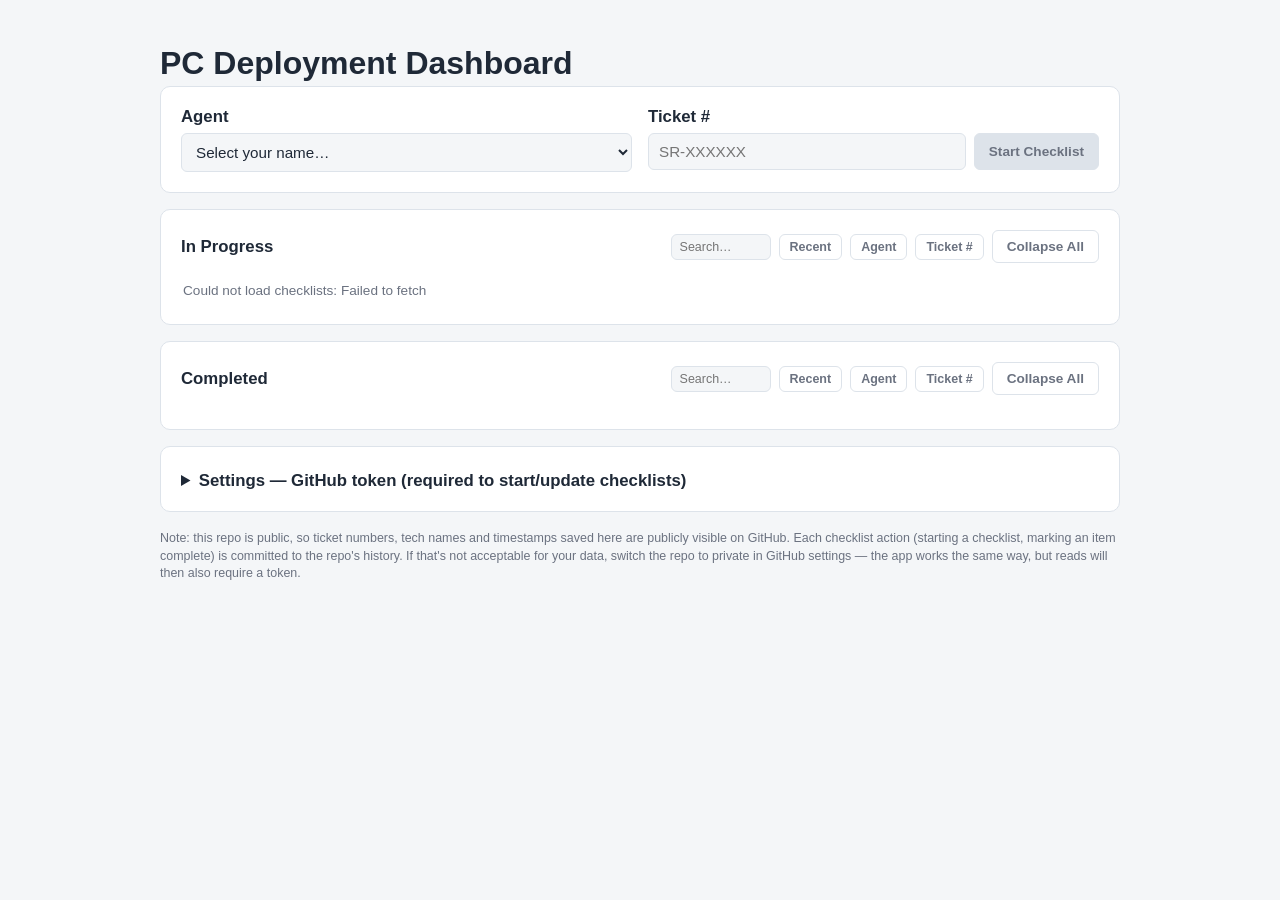
<file: index.html>
<!DOCTYPE html>
<html lang="en">
<head>
<meta charset="UTF-8">
<meta name="viewport" content="width=device-width, initial-scale=1.0">
<title>PC Deployment Dashboard</title>
<link rel="stylesheet" href="assets/style.css?v=11">
</head>
<body>
<div class="wrap">
  <h1>PC Deployment Dashboard</h1>

  <div class="card">
    <div class="top-row">
      <div class="top-col">
        <label class="field-label" for="techName">Agent</label>
        <select id="techName">
          <option value="">Select your name…</option>
        </select>
      </div>

      <div class="top-col">
        <label class="field-label" for="ticketInput">Ticket #</label>
        <div class="input-with-btn">
          <input type="text" id="ticketInput" placeholder="SR-XXXXXX">
          <button id="startBtn" type="button" disabled>Start Checklist</button>
        </div>
        <div class="empty-note" id="ticketPreview"></div>
        <span id="startError" class="error-note"></span>
      </div>

    </div>
  </div>

  <div class="card">
    <div class="section-header-row">
      <h2 id="inProgressHeading">In Progress</h2>
      <div class="section-controls">
        <input type="text" class="section-search" data-section="inProgress" placeholder="Search…">
        <div class="sort-buttons small" data-section="inProgress">
          <button type="button" class="sort-btn" data-sort="recent">Recent</button>
          <button type="button" class="sort-btn" data-sort="tech">Agent</button>
          <button type="button" class="sort-btn" data-sort="ticket">Ticket #</button>
        </div>
        <button class="secondary" type="button" id="inProgressToggleAllBtn">Collapse All</button>
      </div>
    </div>
    <ul class="ticket-list" id="inProgressList"></ul>
    <div class="empty-note" id="inProgressEmpty" style="display:none;">Nothing in Progress right now.</div>
  </div>

  <div class="card">
    <div class="section-header-row">
      <h2 id="completedHeading">Completed</h2>
      <div class="section-controls">
        <input type="text" class="section-search" data-section="completed" placeholder="Search…">
        <div class="sort-buttons small" data-section="completed">
          <button type="button" class="sort-btn" data-sort="recent">Recent</button>
          <button type="button" class="sort-btn" data-sort="tech">Agent</button>
          <button type="button" class="sort-btn" data-sort="ticket">Ticket #</button>
        </div>
        <button class="secondary" type="button" id="completedToggleAllBtn">Collapse All</button>
      </div>
    </div>
    <ul class="ticket-list" id="completedList"></ul>
    <div class="empty-note" id="completedEmpty" style="display:none;">No completed checklists yet.</div>
  </div>

  <div class="card">
    <details class="settings">
      <summary>Settings &mdash; GitHub token (required to start/update checklists)</summary>
      <p>
        Reads work without a token since this repo is public. To create or update a checklist, each tech needs a
        GitHub <strong>fine-grained personal access token</strong> scoped only to this repository with
        <strong>Contents: Read and write</strong> permission. Create one at
        <a href="https://github.com/settings/personal-access-tokens/new" target="_blank" rel="noopener">github.com/settings/personal-access-tokens/new</a>,
        then paste it below. It is stored only in this browser's local storage, never sent anywhere except to GitHub's API.
      </p>
      <label class="field-label" for="tokenInput">GitHub token</label>
      <input type="password" id="tokenInput" placeholder="github_pat_...">
      <div class="actions-row" style="margin-top:12px;">
        <span id="tokenStatus" class="empty-note"></span>
        <button class="secondary" id="saveTokenBtn" type="button">Save token</button>
      </div>
    </details>
  </div>

  <p class="footnote" id="statusNote"></p>
  <p class="footnote">
    Note: this repo is public, so ticket numbers, tech names and timestamps saved here are publicly visible on GitHub.
    Each checklist action (starting a checklist, marking an item complete) is committed to the repo's history.
    If that's not acceptable for your data, switch the repo to private in GitHub settings &mdash; the app works the
    same way, but reads will then also require a token.
  </p>
</div>

<script src="assets/github-store.js?v=3"></script>
<script src="assets/pc-deployment-items.js?v=2"></script>
<script src="assets/staff.js?v=2"></script>
<script>
  const techInput = document.getElementById('techName');
  STAFF_NAMES.forEach((name) => {
    const opt = document.createElement('option');
    opt.value = name;
    opt.textContent = name;
    techInput.appendChild(opt);
  });

  const tokenInput = document.getElementById('tokenInput');
  const tokenStatus = document.getElementById('tokenStatus');
  function refreshTokenStatus() {
    tokenStatus.textContent = PCStore.getToken() ? 'Token saved in this browser.' : 'No token saved — reads only.';
  }
  tokenInput.value = PCStore.getToken();
  refreshTokenStatus();
  document.getElementById('saveTokenBtn').addEventListener('click', () => {
    PCStore.setToken(tokenInput.value.trim());
    refreshTokenStatus();
  });

  const startError = document.getElementById('startError');
  const statusNote = document.getElementById('statusNote');

  function timeAgo(iso) {
    if (!iso) return '';
    return new Date(iso).toLocaleString();
  }

  function renderTicketRow(entry, hideAgent) {
    const a = document.createElement('a');
    a.className = 'ticket-row' + (entry.status === 'completed' ? ' completed' : '');
    a.href = `checklist.html?ticket=${encodeURIComponent(entry.ticket)}`;

    const left = document.createElement('div');
    const id = document.createElement('div');
    id.className = 'ticket-id';
    id.textContent = entry.ticket;
    left.appendChild(id);
    const sub = document.createElement('div');
    sub.className = 'ticket-sub';
    const doneCount = `${entry.doneCount || 0}/${entry.totalCount || PC_DEPLOYMENT_ITEMS.length} done`;
    const startedBy = `started by ${entry.createdBy || 'unknown'}`;
    const updated = `updated ${timeAgo(entry.updatedAt)}`;
    sub.textContent = [doneCount, ...(hideAgent ? [] : [startedBy]), updated].join(' · ');
    left.appendChild(sub);
    a.appendChild(left);

    const badge = document.createElement('span');
    badge.className = 'badge ' + (entry.status === 'completed' ? 'completed' : 'in-progress');
    badge.textContent = entry.status === 'completed' ? 'Completed' : 'In Progress';
    a.appendChild(badge);

    return a;
  }

  const sortState = { inProgress: 'tech', completed: 'tech' };
  const sectionExpandDefault = { inProgress: true, completed: false };

  function setActiveSortButtons() {
    document.querySelectorAll('.sort-buttons[data-section]').forEach((group) => {
      const section = group.dataset.section;
      group.querySelectorAll('.sort-btn').forEach((btn) => {
        btn.classList.toggle('active', btn.dataset.sort === sortState[section]);
      });
    });
  }

  function updateToggleAllLabel(sectionKey) {
    const btn = document.getElementById(sectionKey + 'ToggleAllBtn');
    btn.style.display = sortState[sectionKey] === 'tech' ? '' : 'none';
    btn.textContent = sectionExpandDefault[sectionKey] ? 'Collapse All' : 'Expand All';
  }

  const inProgressList = document.getElementById('inProgressList');
  const completedList = document.getElementById('completedList');
  let cached = { inProgress: [], completed: [] };

  const groupExpanded = {};
  function isGroupExpanded(sectionKey, agent) {
    const key = sectionKey + '::' + agent;
    if (!(key in groupExpanded)) groupExpanded[key] = sectionExpandDefault[sectionKey];
    return groupExpanded[key];
  }
  function toggleGroupExpanded(sectionKey, agent) {
    groupExpanded[sectionKey + '::' + agent] = !isGroupExpanded(sectionKey, agent);
    renderAll();
  }
  function setSectionExpandAll(sectionKey, expanded) {
    Object.keys(groupExpanded).forEach((key) => {
      if (key.startsWith(sectionKey + '::')) groupExpanded[key] = expanded;
    });
    sectionExpandDefault[sectionKey] = expanded;
    renderAll();
  }

  function renderList(container, entries, sortBy, sectionKey) {
    container.innerHTML = '';
    if (sortBy === 'tech') {
      const sorted = entries.slice().sort((a, b) => {
        const techCompare = (a.createdBy || '').localeCompare(b.createdBy || '');
        if (techCompare !== 0) return techCompare;
        return (b.updatedAt || '').localeCompare(a.updatedAt || '');
      });
      const groups = {};
      sorted.forEach((entry) => {
        const tech = entry.createdBy || 'Unknown';
        (groups[tech] = groups[tech] || []).push(entry);
      });
      Object.keys(groups).forEach((tech) => {
        const groupEntries = groups[tech];
        const expanded = isGroupExpanded(sectionKey, tech);
        const header = document.createElement('button');
        header.type = 'button';
        header.className = 'group-header group-header-toggle';
        header.textContent = `${expanded ? '▾' : '▸'} ${tech} (${groupEntries.length})`;
        header.setAttribute('aria-expanded', String(expanded));
        header.addEventListener('click', () => toggleGroupExpanded(sectionKey, tech));
        container.appendChild(header);
        if (expanded) {
          groupEntries.forEach((entry) => container.appendChild(renderTicketRow(entry, true)));
        }
      });
    } else if (sortBy === 'ticket') {
      entries
        .slice()
        .sort((a, b) => (a.ticket || '').localeCompare(b.ticket || ''))
        .forEach((entry) => container.appendChild(renderTicketRow(entry)));
    } else {
      entries
        .slice()
        .sort((a, b) => (b.updatedAt || '').localeCompare(a.updatedAt || ''))
        .forEach((entry) => container.appendChild(renderTicketRow(entry)));
    }
  }

  function applyFilters(list, sectionKey) {
    const input = document.querySelector(`.section-search[data-section="${sectionKey}"]`);
    const q = input ? input.value.trim().toLowerCase() : '';
    if (!q) return list;
    return list.filter((c) =>
      c.ticket.toLowerCase().includes(q) || (c.createdBy || '').toLowerCase().includes(q)
    );
  }

  function updateEmptyNote(id, filteredLen, cachedLen, defaultMsg) {
    const el = document.getElementById(id);
    el.style.display = filteredLen ? 'none' : 'block';
    el.textContent = !filteredLen && cachedLen ? 'No tickets match your search/filter.' : defaultMsg;
  }

  function renderAll() {
    setActiveSortButtons();
    updateToggleAllLabel('inProgress');
    updateToggleAllLabel('completed');
    const filteredInProgress = applyFilters(cached.inProgress, 'inProgress');
    const filteredCompleted = applyFilters(cached.completed, 'completed');
    document.getElementById('inProgressHeading').textContent = `In Progress (${filteredInProgress.length})`;
    document.getElementById('completedHeading').textContent = `Completed (${filteredCompleted.length})`;
    renderList(inProgressList, filteredInProgress, sortState.inProgress, 'inProgress');
    renderList(completedList, filteredCompleted, sortState.completed, 'completed');
    updateEmptyNote('inProgressEmpty', filteredInProgress.length, cached.inProgress.length, 'Nothing in Progress right now.');
    updateEmptyNote('completedEmpty', filteredCompleted.length, cached.completed.length, 'No completed checklists yet.');
  }

  document.querySelectorAll('.section-search').forEach((input) => {
    input.addEventListener('input', renderAll);
  });

  document.querySelectorAll('.sort-buttons[data-section] .sort-btn').forEach((btn) => {
    btn.addEventListener('click', () => {
      const section = btn.closest('.sort-buttons[data-section]').dataset.section;
      sortState[section] = btn.dataset.sort;
      loadDashboard();
    });
  });

  ['inProgress', 'completed'].forEach((section) => {
    document.getElementById(section + 'ToggleAllBtn').addEventListener('click', () => {
      setSectionExpandAll(section, !sectionExpandDefault[section]);
    });
  });

  async function loadDashboard() {
    statusNote.textContent = 'Loading checklists from GitHub…';
    try {
      const index = await PCStore.loadIndex();
      const checklists = index.checklists || [];
      cached.inProgress = checklists.filter((c) => c.status !== 'completed');
      cached.completed = checklists.filter((c) => c.status === 'completed');
      renderAll();
      statusNote.textContent = `Last refreshed ${new Date().toLocaleString()}.`;
    } catch (e) {
      statusNote.textContent = '';
      startError.textContent = '';
      document.getElementById('inProgressEmpty').textContent = `Could not load checklists: ${e.message}`;
      document.getElementById('inProgressEmpty').style.display = 'block';
    }
  }

  window.addEventListener('focus', loadDashboard);

  const ticketInput = document.getElementById('ticketInput');
  const ticketPreview = document.getElementById('ticketPreview');
  function buildTicketId() {
    const tech = techInput.value.trim();
    const num = ticketInput.value.trim();
    if (!tech || !num) return '';
    return PCStore.sanitizeTicket(`${tech}-${num}`);
  }
  const startBtn = document.getElementById('startBtn');
  function updateStartButtonState() {
    startBtn.disabled = !buildTicketId();
  }
  function updateTicketPreview() {
    const id = buildTicketId();
    ticketPreview.textContent = id ? `Will be saved as: ${id}` : '';
    updateStartButtonState();
  }
  techInput.addEventListener('change', updateTicketPreview);
  ticketInput.addEventListener('input', updateTicketPreview);
  updateStartButtonState();

  function findSimilarTickets(numRaw, excludeTicket) {
    const digits = (numRaw.match(/\d+/g) || []).join('');
    if (!digits) return [];
    return [...cached.inProgress, ...cached.completed].filter((c) => {
      if (c.ticket === excludeTicket) return false;
      const cDigits = (c.ticket.match(/\d+/g) || []).join('');
      return cDigits && cDigits === digits;
    });
  }

  startBtn.addEventListener('click', async () => {
    startError.textContent = '';
    const tech = techInput.value.trim();
    const ticket = buildTicketId();

    if (!tech) { startError.textContent = 'Enter your name first.'; return; }
    if (!ticket) { startError.textContent = 'Enter a valid ticket number.'; return; }
    if (!PCStore.getToken()) { startError.textContent = 'Add a GitHub token in Settings to start a checklist.'; return; }

    const btn = startBtn;
    btn.disabled = true;
    btn.textContent = 'Working…';
    try {
      const existing = await PCStore.loadChecklist(ticket);
      if (!existing) {
        const similar = findSimilarTickets(ticketInput.value.trim(), ticket);
        if (similar.length) {
          const list = similar.map((c) => `${c.ticket} (started by ${c.createdBy || 'unknown'})`).join(', ');
          if (!confirm(`A similar ticket number already exists: ${list}. Start a new checklist anyway?`)) {
            btn.textContent = 'Start Checklist';
            updateStartButtonState();
            return;
          }
        }
        const now = new Date().toISOString();
        const defaultItems = PC_DEPLOYMENT_ITEMS.map((i) => ({ ...i, done: false, by: null, at: null }));
        await PCStore.saveChecklist(
          ticket,
          () => ({ ticket, createdBy: tech, createdAt: now, items: defaultItems }),
          `Start checklist ${ticket}`
        );
        await PCStore.upsertIndexEntry({
          ticket,
          status: 'in_progress',
          createdBy: tech,
          createdAt: now,
          updatedAt: now,
          doneCount: 0,
          totalCount: defaultItems.length,
        });
      }
      window.location.href = `checklist.html?ticket=${encodeURIComponent(ticket)}`;
    } catch (e) {
      startError.textContent = e.message;
    } finally {
      btn.textContent = 'Start Checklist';
      updateStartButtonState();
    }
  });

  loadDashboard();
</script>
</body>
</html>
</file>
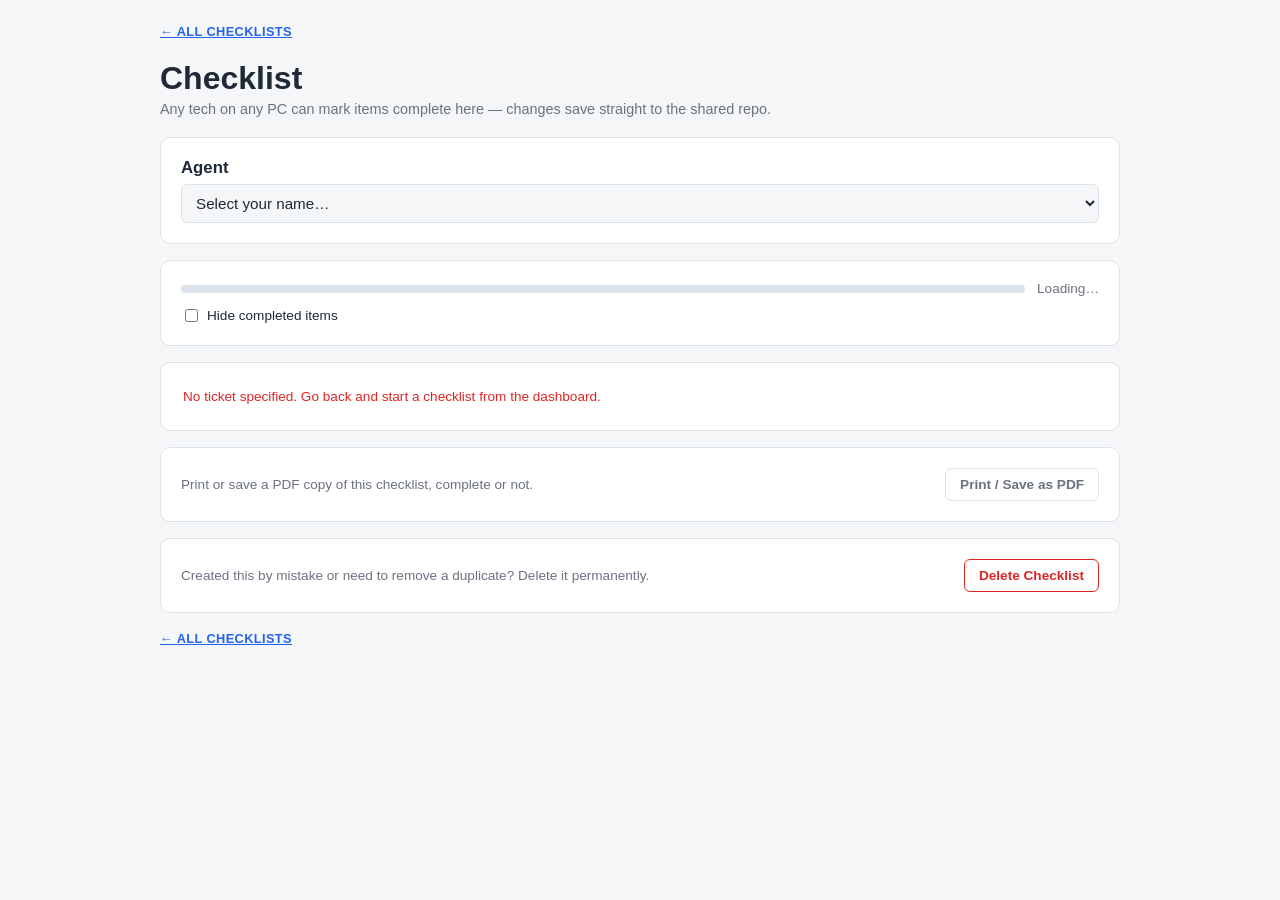
<file: checklist.html>
<!DOCTYPE html>
<html lang="en">
<head>
<meta charset="UTF-8">
<meta name="viewport" content="width=device-width, initial-scale=1.0">
<title>PC Checklist</title>
<link rel="stylesheet" href="assets/style.css?v=11">
</head>
<body>
<div class="wrap">
  <p class="no-print all-checklists-link"><a href="index.html">&larr; All checklists</a></p>
  <h1 id="ticketTitle">Checklist</h1>
  <p class="subtitle no-print">Any tech on any PC can mark items complete here &mdash; changes save straight to the shared repo.</p>
  <p class="print-only" id="printMeta"></p>

  <div class="card no-print">
    <label class="field-label" for="techName">Agent</label>
    <select id="techName">
      <option value="">Select your name…</option>
    </select>
  </div>

  <div class="card no-print">
    <div class="progress-row">
      <div class="progress-track"><div class="progress-fill" id="progressFill"></div></div>
      <span class="progress-label" id="progressLabel">Loading…</span>
    </div>
    <label class="checkbox-label" style="margin-top:10px;">
      <input type="checkbox" id="hideCompletedToggle">
      Hide completed items
    </label>
  </div>

  <div class="card no-print" id="bulkBar" style="display:none;">
    <div class="actions-row">
      <span id="bulkBarLabel" style="font-size:0.85rem;color:var(--muted);"></span>
      <div style="display:flex; gap:8px;">
        <button class="secondary" id="bulkClearBtn" type="button">Clear selection</button>
        <button id="bulkCompleteBtn" type="button">Mark selected as completed</button>
      </div>
    </div>
  </div>

  <div class="card">
    <ul class="checklist" id="checklist"></ul>
    <div class="empty-note" id="allHiddenNote" style="display:none;">All items are completed and hidden. Uncheck "Hide completed items" to see them.</div>
    <div class="error-note" id="loadError"></div>
  </div>

  <div class="card no-print">
    <div class="actions-row">
      <span style="font-size:0.85rem;color:var(--muted);">Print or save a PDF copy of this checklist, complete or not.</span>
      <button class="secondary" id="printBtn" type="button">Print / Save as PDF</button>
    </div>
  </div>

  <div class="card no-print">
    <div class="actions-row">
      <span style="font-size:0.85rem;color:var(--muted);">Created this by mistake or need to remove a duplicate? Delete it permanently.</span>
      <button class="danger" id="deleteBtn" type="button">Delete Checklist</button>
    </div>
  </div>

  <p class="footnote no-print" id="statusNote"></p>
  <p class="no-print all-checklists-link"><a href="index.html">&larr; All checklists</a></p>
</div>

<script src="assets/github-store.js?v=3"></script>
<script src="assets/staff.js?v=2"></script>
<script>
  const params = new URLSearchParams(window.location.search);
  const ticket = PCStore.sanitizeTicket(params.get('ticket') || '');

  const techInput = document.getElementById('techName');
  STAFF_NAMES.forEach((name) => {
    const opt = document.createElement('option');
    opt.value = name;
    opt.textContent = name;
    techInput.appendChild(opt);
  });

  const checklistEl = document.getElementById('checklist');
  const progressFill = document.getElementById('progressFill');
  const progressLabel = document.getElementById('progressLabel');
  const printMeta = document.getElementById('printMeta');
  const statusNote = document.getElementById('statusNote');
  const loadError = document.getElementById('loadError');

  document.getElementById('ticketTitle').textContent = ticket ? `Checklist — ${ticket}` : 'Checklist';

  function formatTime(iso) {
    return iso ? new Date(iso).toLocaleString() : '';
  }

  function getLastAgent(data) {
    const completed = data.items.filter((i) => i.done && i.by && i.at);
    if (completed.length) {
      return completed.reduce((latest, item) => (item.at > latest.at ? item : latest)).by;
    }
    return data.createdBy || '';
  }

  const selectedItems = new Set();
  let currentData = null;
  let hideCompleted = false;

  function updateBulkBar() {
    const bar = document.getElementById('bulkBar');
    const count = selectedItems.size;
    bar.style.display = count ? 'block' : 'none';
    document.getElementById('bulkBarLabel').textContent = `${count} item${count === 1 ? '' : 's'} selected`;
    document.getElementById('bulkCompleteBtn').textContent = `Mark ${count} Completed`;
  }

  function render(data) {
    currentData = data;
    checklistEl.innerHTML = '';

    Array.from(selectedItems).forEach((id) => {
      const item = data.items.find((i) => i.id === id);
      if (!item || item.done) selectedItems.delete(id);
    });

    const incompleteBySection = {};
    data.items.forEach((item) => {
      if (!item.done) (incompleteBySection[item.section] = incompleteBySection[item.section] || []).push(item.id);
    });

    const itemsToRender = hideCompleted ? data.items.filter((i) => !i.done) : data.items;

    let lastSection = null;
    itemsToRender.forEach((item) => {
      if (item.section && item.section !== lastSection) {
        const header = document.createElement('div');
        header.className = 'group-header';
        const sectionIds = incompleteBySection[item.section] || [];
        if (sectionIds.length) {
          const sectionCb = document.createElement('input');
          sectionCb.type = 'checkbox';
          sectionCb.className = 'section-select-all';
          sectionCb.checked = sectionIds.every((id) => selectedItems.has(id));
          sectionCb.title = `Select all incomplete items in ${item.section}`;
          sectionCb.addEventListener('change', () => {
            sectionIds.forEach((id) => {
              if (sectionCb.checked) selectedItems.add(id); else selectedItems.delete(id);
            });
            document.querySelectorAll(`.item-select[data-section="${CSS.escape(item.section)}"]`).forEach((cb) => {
              cb.checked = sectionCb.checked;
            });
            updateBulkBar();
          });
          header.appendChild(sectionCb);
        }
        header.appendChild(document.createTextNode(item.section));
        checklistEl.appendChild(header);
        lastSection = item.section;
      }

      const li = document.createElement('li');
      li.className = 'item' + (item.done ? ' done' : '');

      if (!item.done) {
        const cb = document.createElement('input');
        cb.type = 'checkbox';
        cb.className = 'item-select';
        cb.dataset.section = item.section;
        cb.checked = selectedItems.has(item.id);
        cb.addEventListener('change', () => {
          if (cb.checked) selectedItems.add(item.id); else selectedItems.delete(item.id);
          updateBulkBar();
        });
        li.appendChild(cb);
      }

      const main = document.createElement('div');
      main.className = 'item-main';
      const title = document.createElement('div');
      title.className = 'item-text';
      title.textContent = item.title;
      main.appendChild(title);
      if (item.tag) {
        const tag = document.createElement('span');
        tag.className = 'item-tag';
        tag.textContent = item.tag;
        main.appendChild(tag);
      }
      if (item.steps && item.steps.length) {
        if (item.steps.length === 1) {
          const step = document.createElement('div');
          step.className = 'item-step';
          step.textContent = item.steps[0];
          main.appendChild(step);
        } else {
          const list = document.createElement('ol');
          list.className = 'item-steps';
          item.steps.forEach((s) => {
            const li2 = document.createElement('li');
            li2.textContent = s;
            list.appendChild(li2);
          });
          main.appendChild(list);
        }
      }
      if (item.links && item.links.length) {
        const linksRow = document.createElement('div');
        linksRow.className = 'item-links';
        item.links.forEach((link) => {
          const a = document.createElement('a');
          a.href = link.url;
          a.target = '_blank';
          a.rel = 'noopener';
          a.textContent = link.label;
          linksRow.appendChild(a);
        });
        main.appendChild(linksRow);
      }
      const meta = document.createElement('div');
      meta.className = 'item-meta';
      meta.textContent = item.done ? `Completed by ${item.by} on ${formatTime(item.at)}` : '';
      main.appendChild(meta);
      li.appendChild(main);

      const btn = document.createElement('button');
      if (item.done) {
        btn.textContent = 'Undo';
        btn.className = 'secondary';
        btn.addEventListener('click', () => unmarkCompleted(item.id));
      } else {
        btn.textContent = 'Mark completed';
        btn.addEventListener('click', () => markCompleted(item.id));
      }
      li.appendChild(btn);

      checklistEl.appendChild(li);
    });

    document.getElementById('allHiddenNote').style.display = itemsToRender.length ? 'none' : 'block';

    const doneCount = data.items.filter((i) => i.done).length;
    const total = data.items.length;
    progressFill.style.width = `${(doneCount / total) * 100}%`;
    progressLabel.textContent = `${doneCount} / ${total} completed`;

    printMeta.textContent = `Ticket ${ticket} — ${new Date().toLocaleDateString()} — ${doneCount}/${total} items complete`;
    updateBulkBar();

    return { doneCount, total };
  }

  async function loadAndRender() {
    if (!ticket) {
      loadError.textContent = 'No ticket specified. Go back and start a checklist from the dashboard.';
      return null;
    }
    statusNote.textContent = 'Loading…';
    try {
      const data = await PCStore.loadChecklist(ticket);
      if (!data) {
        loadError.textContent = `No checklist found for "${ticket}". Go back and start it from the dashboard.`;
        return null;
      }
      loadError.textContent = '';
      const counts = render(data);
      if (!techInput.value) {
        const lastAgent = getLastAgent(data);
        if (lastAgent && Array.from(techInput.options).some((o) => o.value === lastAgent)) {
          techInput.value = lastAgent;
        }
      }
      statusNote.textContent = `Last refreshed ${new Date().toLocaleString()}.`;
      return counts;
    } catch (e) {
      loadError.textContent = `Could not load checklist: ${e.message}`;
      return null;
    }
  }

  async function completeItems(ids) {
    const tech = techInput.value.trim();
    if (!tech) {
      alert('Enter your name before marking items completed.');
      techInput.focus();
      return;
    }
    if (!PCStore.getToken()) {
      alert('Add a GitHub token on the dashboard (Settings) before saving changes.');
      return;
    }
    if (!ids.length) return;
    statusNote.textContent = 'Saving…';
    const now = new Date().toISOString();
    try {
      const saved = await PCStore.saveChecklist(
        ticket,
        (data) => ({
          ...data,
          items: data.items.map((i) => (ids.includes(i.id) ? { ...i, done: true, by: tech, at: now } : i)),
        }),
        ids.length > 1 ? `Mark ${ids.length} items complete on ${ticket}` : `Mark item ${ids[0]} complete on ${ticket}`
      );
      ids.forEach((id) => selectedItems.delete(id));
      const counts = render(saved);
      await PCStore.upsertIndexEntry({
        ticket,
        updatedAt: now,
        doneCount: counts.doneCount,
        totalCount: counts.total,
        status: counts.doneCount === counts.total ? 'completed' : 'in_progress',
      });
      statusNote.textContent = `Saved. Last refreshed ${new Date().toLocaleString()}.`;
    } catch (e) {
      statusNote.textContent = `Could not save: ${e.message}`;
      await loadAndRender();
    }
  }

  async function markCompleted(itemId) {
    const ids = selectedItems.has(itemId) && selectedItems.size > 1 ? Array.from(selectedItems) : [itemId];
    await completeItems(ids);
  }

  async function unmarkCompleted(itemId) {
    if (!PCStore.getToken()) {
      alert('Add a GitHub token on the dashboard (Settings) before saving changes.');
      return;
    }
    if (!confirm('Undo this item and mark it not completed?')) return;
    statusNote.textContent = 'Saving…';
    try {
      const saved = await PCStore.saveChecklist(
        ticket,
        (data) => ({
          ...data,
          items: data.items.map((i) => (i.id === itemId ? { ...i, done: false, by: null, at: null } : i)),
        }),
        `Undo item ${itemId} on ${ticket}`
      );
      const counts = render(saved);
      await PCStore.upsertIndexEntry({
        ticket,
        updatedAt: new Date().toISOString(),
        doneCount: counts.doneCount,
        totalCount: counts.total,
        status: counts.doneCount === counts.total ? 'completed' : 'in_progress',
      });
      statusNote.textContent = `Saved. Last refreshed ${new Date().toLocaleString()}.`;
    } catch (e) {
      statusNote.textContent = `Could not save: ${e.message}`;
      await loadAndRender();
    }
  }

  document.getElementById('bulkClearBtn').addEventListener('click', () => {
    selectedItems.clear();
    document.querySelectorAll('.item-select, .section-select-all').forEach((cb) => { cb.checked = false; });
    updateBulkBar();
  });

  document.getElementById('bulkCompleteBtn').addEventListener('click', async () => {
    await completeItems(Array.from(selectedItems));
  });

  document.getElementById('printBtn').addEventListener('click', () => {
    window.print();
  });

  document.getElementById('hideCompletedToggle').addEventListener('change', (e) => {
    hideCompleted = e.target.checked;
    if (currentData) render(currentData);
  });

  document.getElementById('deleteBtn').addEventListener('click', async () => {
    if (!ticket) return;
    if (!PCStore.getToken()) {
      alert('Add a GitHub token on the dashboard (Settings) before deleting a checklist.');
      return;
    }
    if (!confirm(`Permanently delete checklist "${ticket}"? This cannot be undone.`)) return;
    statusNote.textContent = 'Deleting…';
    try {
      await PCStore.deleteChecklist(ticket, `Delete checklist ${ticket}`);
      await PCStore.removeIndexEntry(ticket, `Remove ${ticket} from index`);
      window.location.href = 'index.html';
    } catch (e) {
      statusNote.textContent = `Could not delete: ${e.message}`;
    }
  });

  loadAndRender();
</script>
</body>
</html>
</file>
<file: assets/style.css>
:root {
  --bg: #f4f6f8;
  --card-bg: #ffffff;
  --border: #dde3ea;
  --text: #1f2937;
  --muted: #6b7280;
  --accent: #2563eb;
  --accent-dark: #1d4ed8;
  --done-bg: #ecfdf5;
  --done-border: #10b981;
  --done-text: #047857;
  --warn-bg: #fffbeb;
  --warn-border: #f59e0b;
  --warn-text: #b45309;
  --error-text: #dc2626;
}
@media (prefers-color-scheme: dark) {
  :root {
    --bg: #111827;
    --card-bg: #1f2937;
    --border: #374151;
    --text: #f3f4f6;
    --muted: #9ca3af;
    --accent: #3b82f6;
    --accent-dark: #60a5fa;
    --done-bg: #052e21;
    --done-border: #10b981;
    --done-text: #34d399;
    --warn-bg: #3f2d07;
    --warn-border: #f59e0b;
    --warn-text: #fbbf24;
    --error-text: #f87171;
  }
}
* { box-sizing: border-box; }
body {
  margin: 0;
  padding: 24px;
  font-family: -apple-system, BlinkMacSystemFont, "Segoe UI", Roboto, Helvetica, Arial, sans-serif;
  background: var(--bg);
  color: var(--text);
}
.wrap { max-width: 960px; margin: 0 auto; }
h1 { font-size: 2rem; margin-bottom: 4px; }
.subtitle { color: var(--muted); margin-top: 0; margin-bottom: 20px; font-size: 0.9rem; }
a { color: var(--accent); }

.card {
  background: var(--card-bg);
  border: 1px solid var(--border);
  border-radius: 10px;
  padding: 20px;
  margin-bottom: 16px;
}
.card h2 { font-size: 1.05rem; margin-top: 0; margin-bottom: 14px; }

.top-row { display: flex; align-items: flex-start; gap: 16px; flex-wrap: wrap; }
.top-col { flex: 1; min-width: 170px; }

label.field-label {
  display: block;
  font-size: 1.05rem;
  font-weight: 700;
  color: var(--text);
  margin-bottom: 6px;
}
input[type="text"], input[type="email"], input[type="password"] {
  width: 100%;
  padding: 9px 10px;
  border: 1px solid var(--border);
  border-radius: 6px;
  background: var(--bg);
  color: var(--text);
  font-size: 0.95rem;
}
select {
  width: 100%;
  padding: 9px 10px;
  border: 1px solid var(--border);
  border-radius: 6px;
  background: var(--bg);
  color: var(--text);
  font-size: 0.95rem;
}

.progress-row { display: flex; align-items: center; gap: 12px; margin-bottom: 4px; }
.progress-track { flex: 1; height: 8px; border-radius: 4px; background: var(--border); overflow: hidden; }
.progress-fill { height: 100%; background: var(--accent); width: 0%; transition: width 0.25s ease; }
.progress-label { font-size: 0.85rem; color: var(--muted); white-space: nowrap; }

.checkbox-label {
  display: flex;
  align-items: center;
  gap: 6px;
  font-size: 0.85rem;
  color: var(--text);
  white-space: nowrap;
  cursor: pointer;
}
.checkbox-label input[type="checkbox"] { width: auto; cursor: pointer; }

ul.checklist, ul.ticket-list { list-style: none; margin: 0; padding: 0; }
.item {
  display: flex;
  align-items: flex-start;
  justify-content: space-between;
  gap: 12px;
  padding: 14px;
  border: 1px solid var(--border);
  border-radius: 8px;
  margin-bottom: 10px;
  background: var(--bg);
}
.item.done { background: var(--done-bg); border-color: var(--done-border); }
.item-select { width: 18px; height: 18px; flex: none; margin-top: 2px; cursor: pointer; }
.section-select-all { width: 15px; height: 15px; cursor: pointer; margin-right: 8px; vertical-align: -2px; }
.item-main { flex: 1; }
.item-text { font-size: 0.95rem; }
.item-meta { margin-top: 6px; font-size: 0.78rem; color: var(--done-text); display: none; }
.item.done .item-meta { display: block; }
.item-tag {
  display: inline-block;
  margin-top: 6px;
  font-size: 0.72rem;
  font-weight: 600;
  background: var(--warn-bg);
  color: var(--warn-text);
  border: 1px solid var(--warn-border);
  border-radius: 4px;
  padding: 1px 7px;
}
.item-step { margin-top: 6px; font-size: 0.86rem; color: var(--muted); line-height: 1.45; }
.item-steps { margin: 6px 0 0; padding-left: 18px; font-size: 0.86rem; color: var(--muted); line-height: 1.55; }
.item-steps li { margin-bottom: 2px; }
.item-links { margin-top: 8px; display: flex; flex-wrap: wrap; gap: 12px; }
.item-links a { font-size: 0.8rem; }

.ticket-row {
  display: flex;
  align-items: center;
  justify-content: space-between;
  gap: 12px;
  padding: 12px 14px;
  border: 1px solid var(--border);
  border-radius: 8px;
  margin-bottom: 8px;
  background: var(--bg);
  text-decoration: none;
  color: inherit;
}
.ticket-row:hover { border-color: var(--accent); }
.ticket-id { font-weight: 600; font-size: 0.95rem; }
.ticket-sub { font-size: 0.78rem; color: var(--muted); margin-top: 2px; }
.ticket-row.completed .ticket-id { color: var(--done-text); }
.badge {
  font-size: 0.72rem;
  font-weight: 700;
  padding: 3px 8px;
  border-radius: 999px;
  white-space: nowrap;
}
.badge.in-progress { background: var(--warn-bg); color: var(--warn-text); border: 1px solid var(--warn-border); }
.badge.completed { background: var(--done-bg); color: var(--done-text); border: 1px solid var(--done-border); }

.group-header {
  font-size: 0.78rem;
  font-weight: 700;
  color: var(--text);
  text-transform: uppercase;
  letter-spacing: 0.03em;
  margin: 16px 0 6px;
}
.group-header:first-child { margin-top: 0; }
.group-header-toggle {
  cursor: pointer;
  user-select: none;
  display: block;
  width: 100%;
  text-align: left;
  background: none;
  border: none;
  padding: 0;
  font-family: inherit;
}
.group-header-toggle:hover { color: var(--text); }
.group-header-toggle:focus-visible { outline: 2px solid var(--accent); outline-offset: 2px; }

button {
  font-size: 0.85rem;
  font-weight: 600;
  padding: 8px 14px;
  border-radius: 6px;
  border: 1px solid var(--accent);
  background: var(--accent);
  color: white;
  cursor: pointer;
  white-space: nowrap;
}
button:hover { background: var(--accent-dark); border-color: var(--accent-dark); }
button:disabled { background: transparent; color: var(--done-text); border-color: var(--done-border); cursor: default; }
button.secondary { background: transparent; color: var(--muted); border-color: var(--border); }
button.secondary:hover { background: var(--border); color: var(--text); }
button.danger { background: transparent; color: var(--error-text); border-color: var(--error-text); }
button.danger:hover { background: var(--error-text); color: white; }

.input-with-btn { display: flex; gap: 8px; align-items: stretch; }
.input-with-btn input { flex: 1; }
#startBtn:disabled { background: var(--border); color: var(--muted); border-color: var(--border); cursor: not-allowed; }

.actions-row { display: flex; justify-content: space-between; align-items: center; gap: 12px; flex-wrap: wrap; }

.sort-buttons { display: flex; gap: 8px; }
.sort-btn {
  flex: 1;
  background: transparent;
  color: var(--muted);
  border: 1px solid var(--border);
}
.sort-btn:hover { background: var(--border); color: var(--text); }
.sort-btn.active { background: var(--accent); color: white; border-color: var(--accent); }

.sort-buttons.small .sort-btn { padding: 5px 10px; font-size: 0.78rem; flex: none; }

.section-header-row {
  display: flex;
  justify-content: space-between;
  align-items: center;
  flex-wrap: wrap;
  gap: 12px;
  margin-bottom: 14px;
}
.section-header-row h2 { margin: 0; }
.section-controls { display: flex; align-items: center; gap: 8px; flex-wrap: wrap; }
.section-controls .section-search { width: 100px; flex: none; padding: 5px 8px; font-size: 0.78rem; }

.empty-note { font-size: 0.85rem; color: var(--muted); padding: 6px 2px; }
.error-note { font-size: 0.85rem; color: var(--error-text); padding: 6px 2px; }
.empty-note:empty, .error-note:empty { display: none; }
.footnote { font-size: 0.78rem; color: var(--muted); margin-top: 18px; line-height: 1.4; }

.all-checklists-link {
  font-size: 0.8rem;
  font-weight: 700;
  text-transform: uppercase;
  letter-spacing: 0.03em;
  margin: 0 0 16px;
}
.all-checklists-link:last-child { margin: 18px 0 0; }

details.settings summary { cursor: pointer; font-weight: 700; font-size: 1.05rem; }
details.settings { margin-top: 4px; }
details.settings p { font-size: 0.82rem; color: var(--muted); line-height: 1.5; }


.print-only { display: none; }

@media print {
  body { background: #fff; padding: 0; }
  .no-print { display: none !important; }
  .print-only { display: block; }
  .card { border: none; padding: 0; margin-bottom: 14px; break-inside: avoid; }
  h1 { font-size: 1.2rem; }
  #printMeta { font-size: 0.85rem; color: #444; margin-bottom: 16px; }
  .item { border: 1px solid #ccc; background: #fff; break-inside: avoid; }
  .item.done { background: #fff; }
  .item-meta { display: block !important; }
  .item button { display: none; }
  .item-select, .section-select-all { display: none; }
  .item-links a { color: #000; text-decoration: underline; }
  .item-links a::after { content: " (" attr(href) ")"; font-size: 0.75rem; color: #555; }
}
</file>
